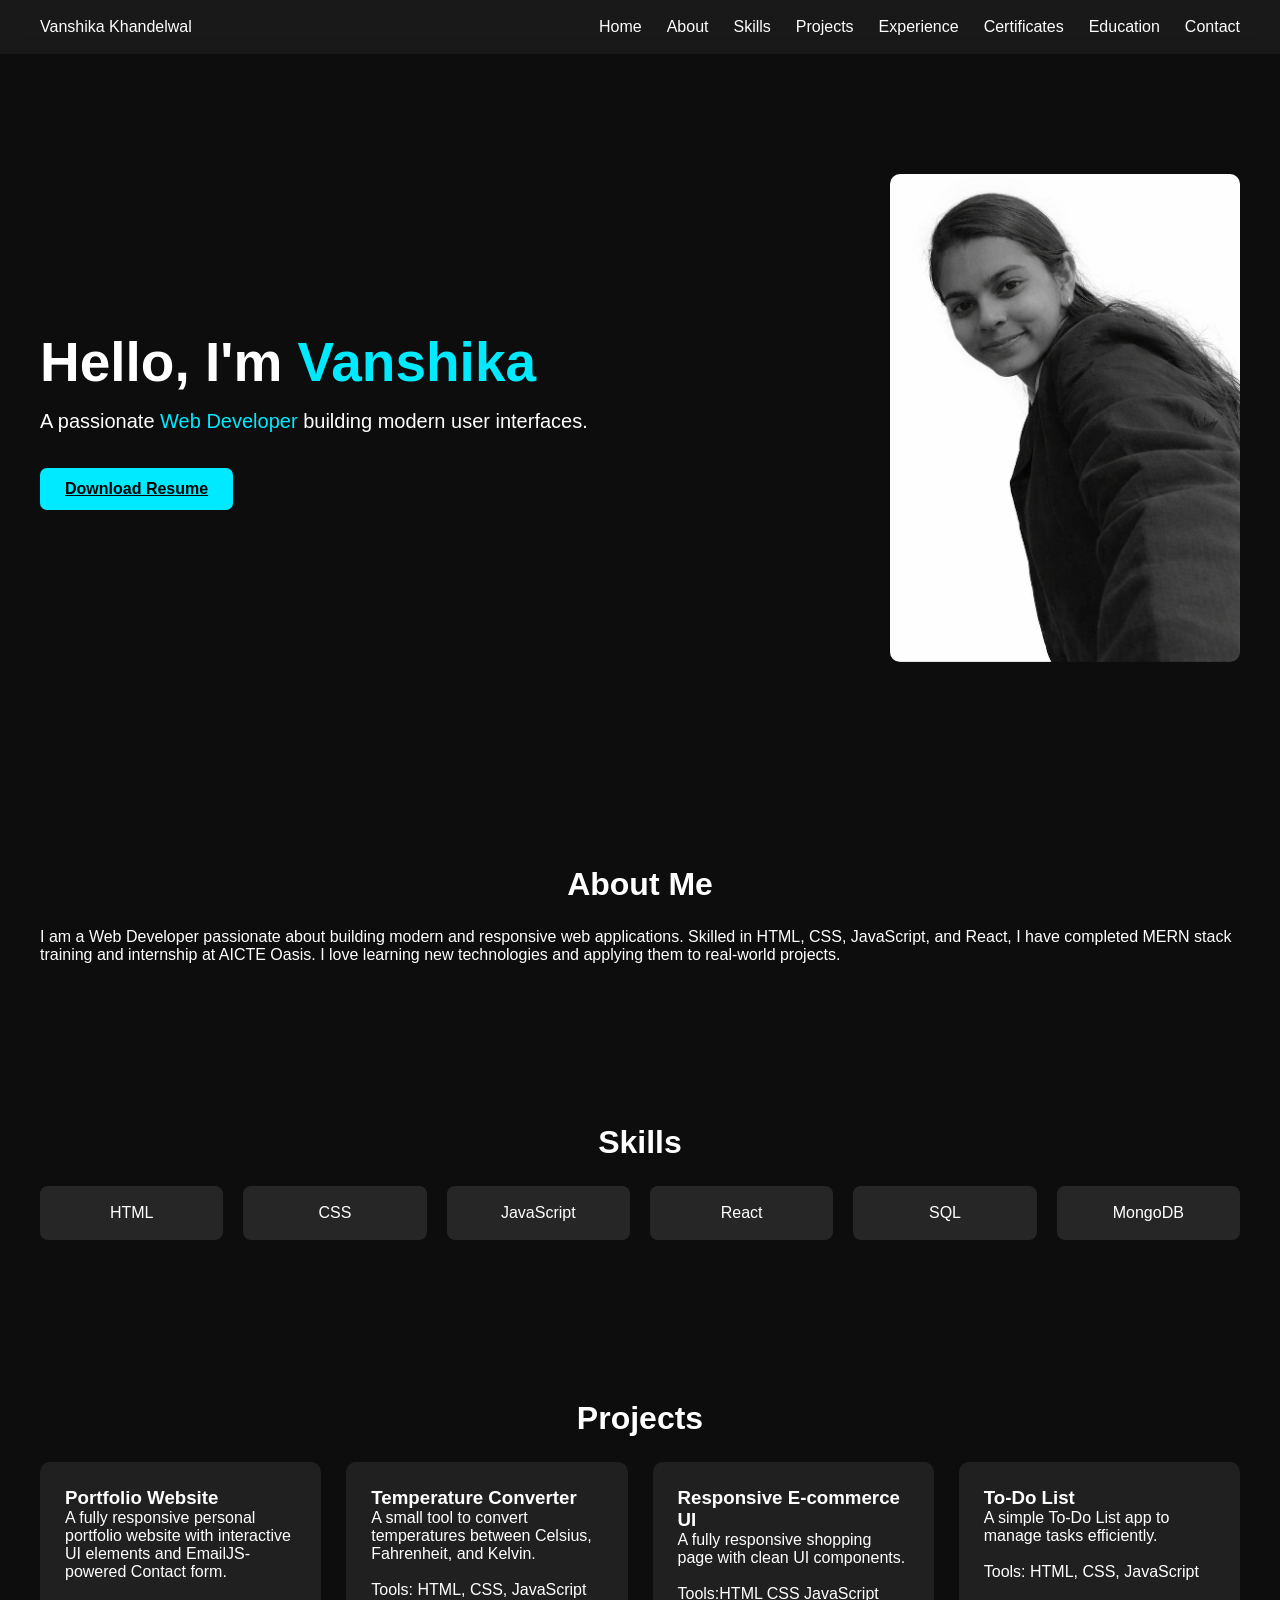
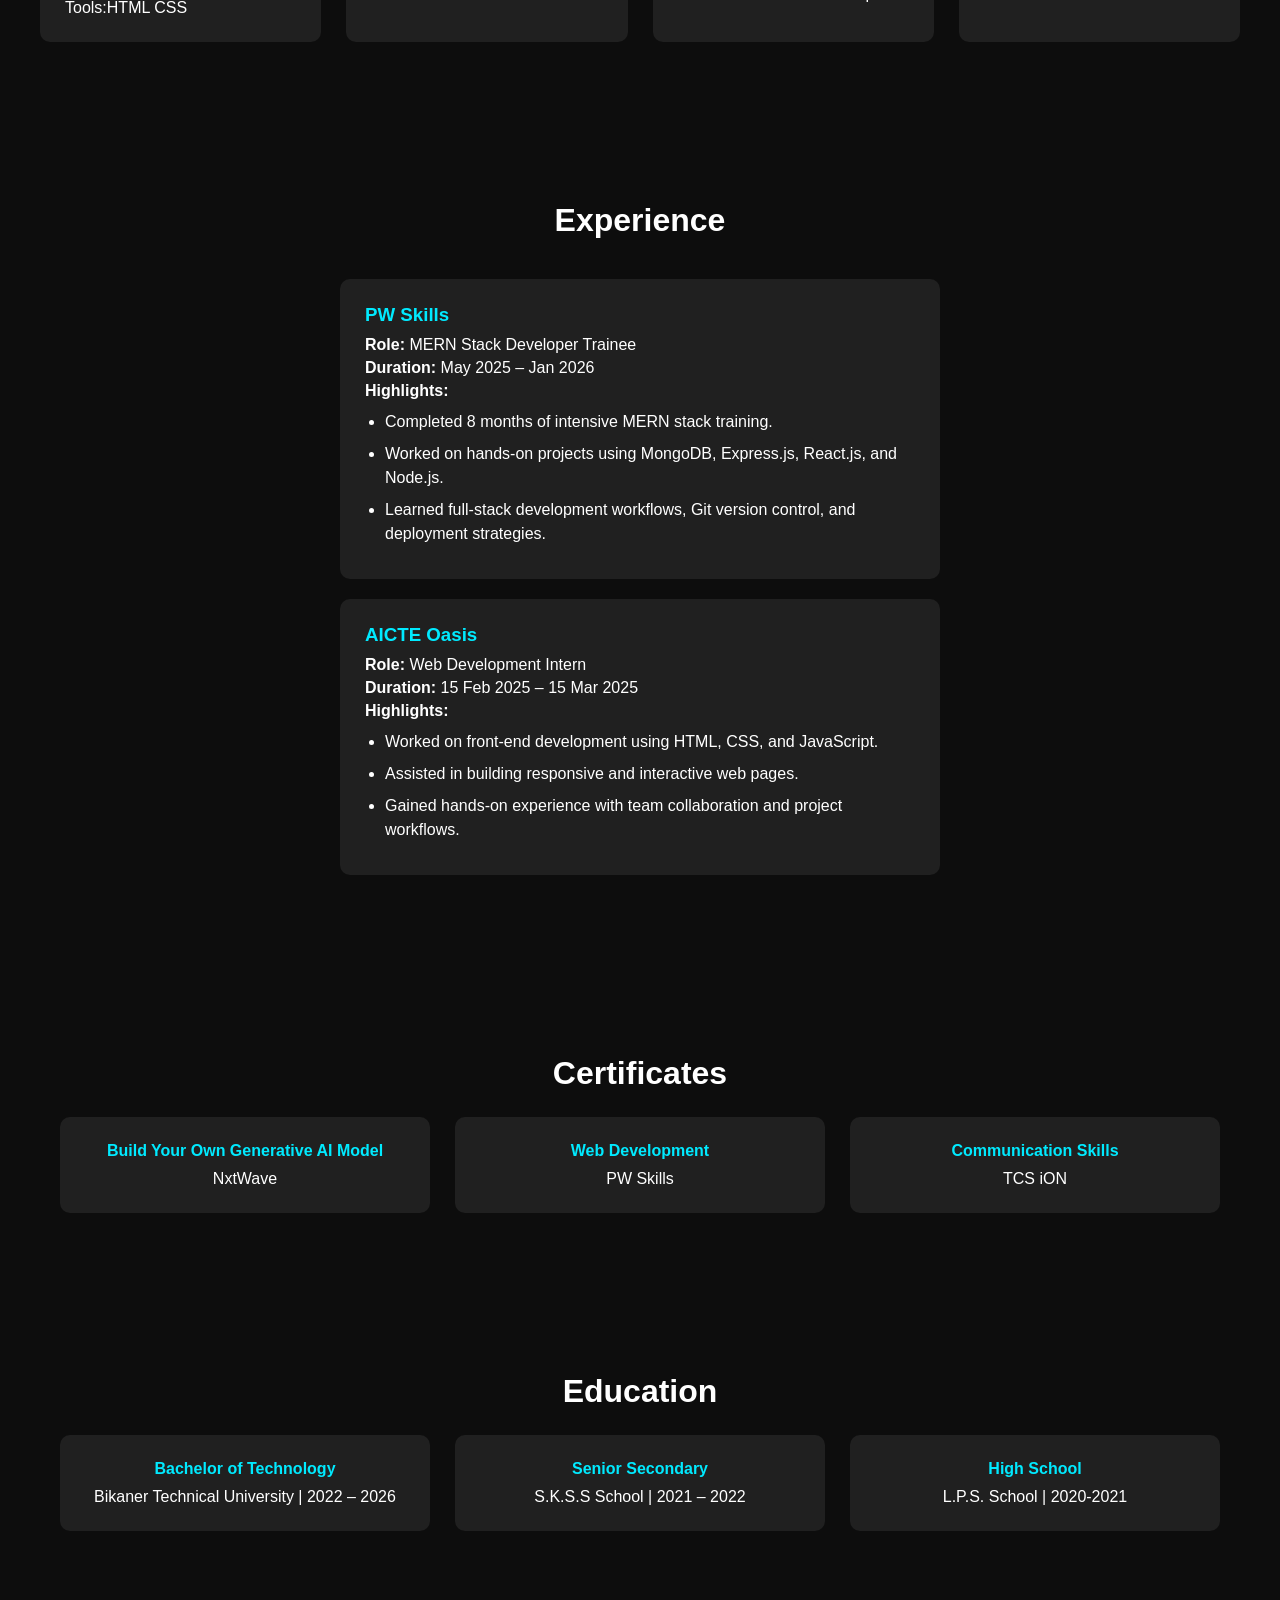
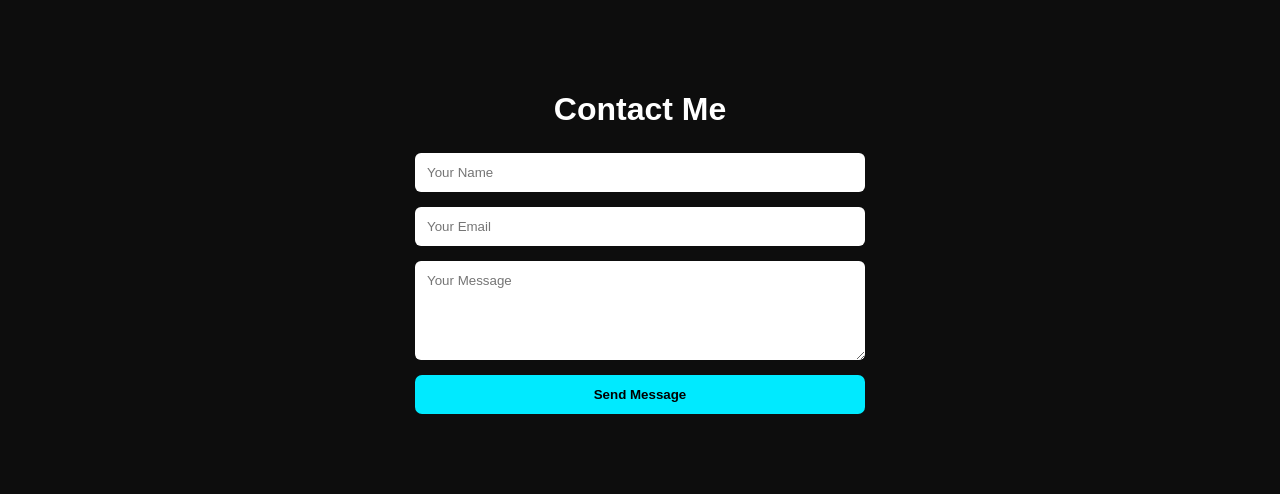
<file: Task-1 Portfolio Website/index.html>
<!DOCTYPE html>
<html lang="en">
<head>
    <meta charset="UTF-8">
    <meta name="viewport" content="width=device-width, initial-scale=1.0">
    <title>Your Portfolio</title>
    <link rel="stylesheet" href="style.css">

   
</head>

<body>

    <!-- NAVBAR -->
    <nav class="navbar">
        <div class="logo">Vanshika Khandelwal</div>
        <ul class="nav-links">
            <li><a href="#hero">Home</a></li>
            <li><a href="#about">About</a></li>
            <li><a href="#skills">Skills</a></li>
            <li><a href="#projects">Projects</a></li>
            <li><a href="#experience">Experience</a></li>
            <li><a href="#certs">Certificates</a></li>
            <li><a href="#education">Education</a></li>
            <li><a href="#contact">Contact</a></li>
        </ul>
    </nav>

    <!-- HERO SECTION -->
    <section id="hero" class="hero-section ">
        <div class="hero-text">
            <h1>Hello, I'm <span>Vanshika</span></h1>
            <p>A passionate <span class="role">Web Developer</span> building modern user interfaces.</p>

            <a href="resume vanshika (2).pdf"download class="btn resume-btn">
                Download Resume
            </a>
        </div>

        <div class="hero-img">
            <img src="vk.png" alt="profile">
        </div>
    </section>

    <!-- ABOUT -->
    <section id="about" class="about-section ">
        <h2>About Me</h2>
        <p>
           <p>
  I am a Web Developer passionate about building modern and responsive web applications.
        Skilled in HTML, CSS, JavaScript, and React, I have completed MERN stack training and internship at AICTE Oasis.
        I love learning new technologies and applying them to real-world projects.
    </p>
</p>
        </p>
    </section>

    <!-- SKILLS -->
    <section id="skills" class="skills-section ">
        <h2>Skills</h2>
        <div class="skills-grid">
            <div class="skill-card">HTML</div>
            <div class="skill-card">CSS</div>
            <div class="skill-card">JavaScript</div>
            <div class="skill-card">React</div>
            <div class="skill-card">SQL</div>
            <div class="skill-card">MongoDB</div>
        </div>
    </section>


   

    <!-- PROJECTS -->
    <section id="projects" class="projects-section ">
        <h2>Projects</h2>
        <div class="projects-grid">

             <div class="project-card">
                <h3>Portfolio Website</h3>
                <p>A fully responsive personal portfolio website with interactive UI elements and EmailJS-powered Contact form.</p>
                <br/>
                <p>Tools:HTML CSS </p>
            </div>

            <div class="project-card">
    <h3>Temperature Converter</h3>
    <p>A small tool to convert temperatures between Celsius, Fahrenheit, and Kelvin.</p>
    <br/>
    <p>Tools: HTML, CSS, JavaScript</p>
</div>

            <div class="project-card">
                <h3>Responsive E-commerce UI</h3>
                <p>A fully responsive shopping page with clean UI components.</p>
                <br/>
                <p>Tools:HTML CSS JavaScript</p>
            </div>

           <div class="project-card">
    <h3>To-Do List</h3>
    <p>A simple To-Do List app to manage tasks efficiently.</p>
    <br/>
    <p>Tools: HTML, CSS, JavaScript</p>
</div>
        </div>
    </section>


    <!-- EXPERIENCE -->
<section id="experience" class="experience-section">
    <h2>Experience</h2>

    <div class="experience-card">
        <h3>PW Skills</h3>
        <p><strong>Role:</strong> MERN Stack Developer Trainee</p>
        <p><strong>Duration:</strong> May 2025 – Jan 2026</p>
        <p><strong>Highlights:</strong></p>
        <ul>
            <li>Completed 8 months of intensive MERN stack training.</li>
            <li>Worked on hands-on projects using MongoDB, Express.js, React.js, and Node.js.</li>
            <li>Learned full-stack development workflows, Git version control, and deployment strategies.</li>
        </ul>
    </div>
    <div class="experience-card">
    <h3>AICTE Oasis</h3>
    <p><strong>Role:</strong> Web Development Intern</p>
    <p><strong>Duration:</strong> 15 Feb 2025 – 15 Mar 2025</p>
    <p><strong>Highlights:</strong></p>
    <ul>
        <li>Worked on front-end development using HTML, CSS, and JavaScript.</li>
        <li>Assisted in building responsive and interactive web pages.</li>
        <li>Gained hands-on experience with team collaboration and project workflows.</li>
    </ul>
</div>
</section>

    <!-- CERTIFICATES -->
   <section id="certs" class="certs-section">
    <h2>Certificates</h2>
    <div class="certs-grid">
        <div class="cert-card">
            <h4>Build Your Own Generative AI Model</h4>
            <p>NxtWave</p>
        </div>

        <div class="cert-card">
            <h4>Web Development</h4>
            <p>PW Skills</p>
        </div>

        <div class="cert-card">
            <h4>Communication Skills</h4>
            <p>TCS iON</p>
        </div>
    </div>
</section>

    <!-- EDUCATION -->
    <section id="education" class="education-section">
    <h2>Education</h2>
    <div class="edu-grid">
        <div class="edu-card">
            <h4>Bachelor of Technology</h4>
            <p>Bikaner Technical University | 2022 – 2026</p>
        </div>

        <!-- Agar aap aur entries add karna chaho -->
        <div class="edu-card">
            <h4>Senior Secondary</h4>
            <p>S.K.S.S School | 2021 – 2022</p>
        </div>

        <div class="edu-card">
            <h4>High School</h4>
            <p>L.P.S. School |  2020-2021</p>
        </div>
    </div>
</section>

    <!-- CONTACT -->
    <section id="contact" class="contact-section reveal">
        <h2>Contact Me</h2>

        <form id="contactForm">
            <input type="text" id="name" placeholder="Your Name" required>
            <input type="email" id="email" placeholder="Your Email" required>
            <textarea id="message" rows="5" placeholder="Your Message" required></textarea>

            <button type="submit" class="btn send-btn">Send Message</button>
        </form>

        <p id="status"></p>
    </section>

   
</body>
</html>
</file>
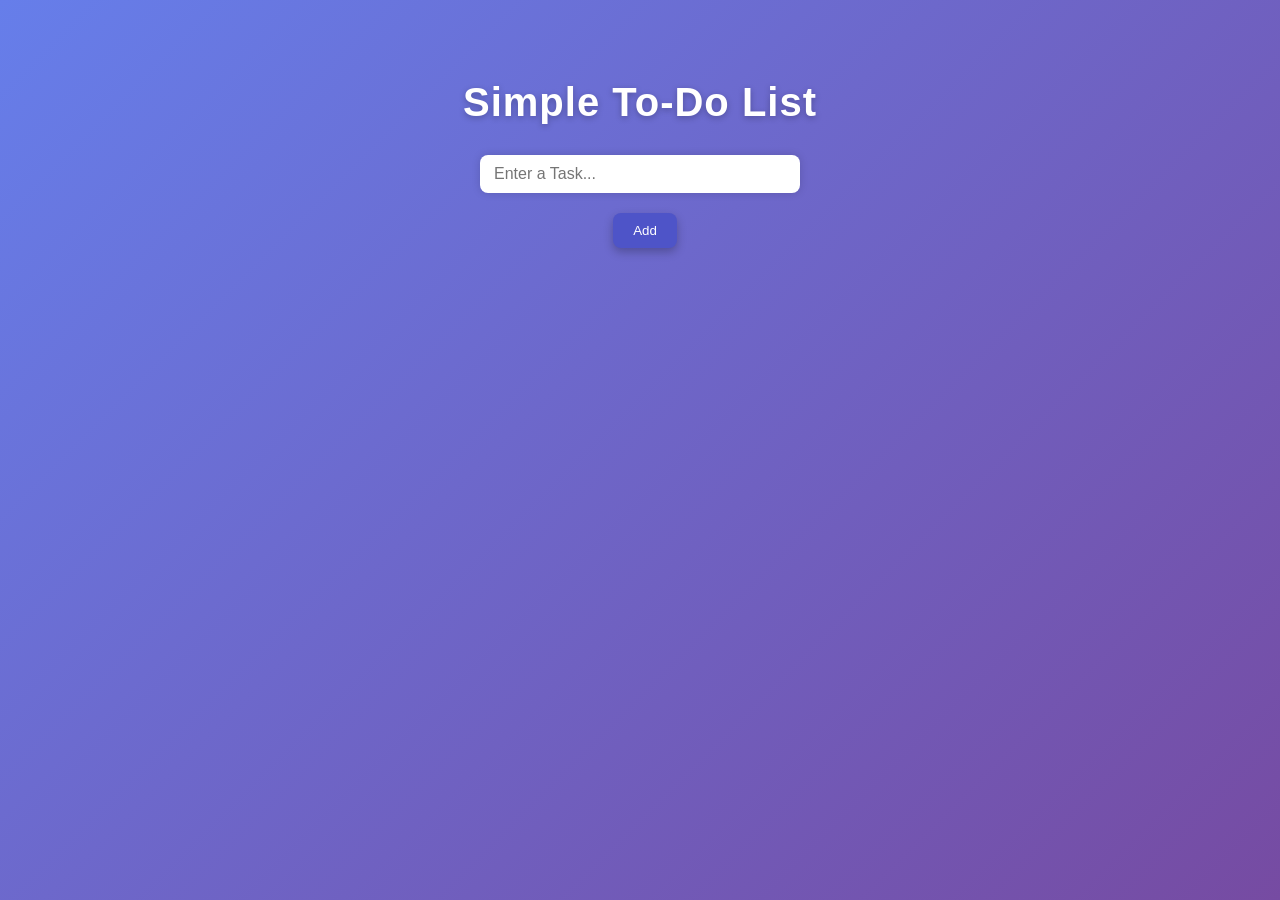
<file: Task-2 To-Do List App/index.html>
<!DOCTYPE html>
<html lang="en">
<head>
    <meta charset="UTF-8">
    <meta name="viewport" content="width=device-width, initial-scale=1.0">
    <title>To-Do List App</title>
    <link rel="stylesheet" href="style.css">
</head>
<body>
    <h1>Simple To-Do List</h1>
    <input type="text" id="todo-input" placeholder="Enter a Task...">
    <button id="add-btn">Add</button>
    <ul id="todo-list"></ul>
    <script src="script.js"></script>
</body>
</html>
</file>
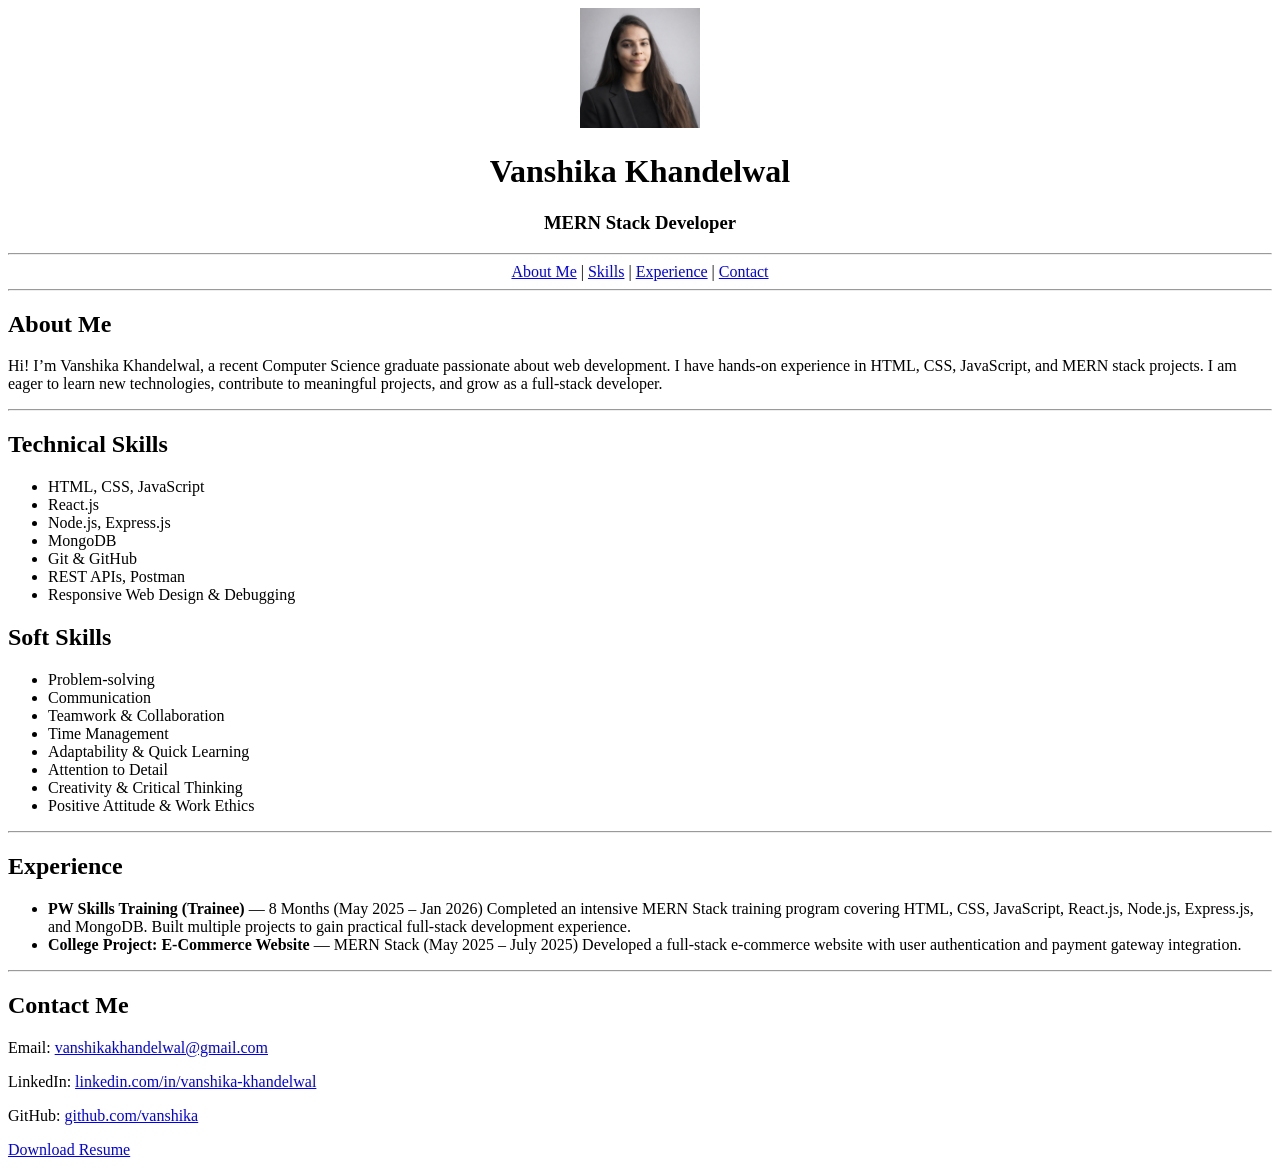
<file: Task-3 Resume Website Project/index.html>
<!DOCTYPE html>
<html lang="en">
<head>
    <meta charset="UTF-8">
    <meta name="viewport" content="width=device-width, initial-scale=1.0">
    <title>Vanshika Khandelwal - Resume</title>
</head>
<body>

    <!-- Header -->
    <center>
        <img src="vk.jpg" alt="Portrait of Vanshika Khandelwal" height="120" width="120">
        <h1>Vanshika Khandelwal</h1>
        <h3>MERN Stack Developer</h3>
    </center>

    <hr>

    <!-- Navigation -->
    <center>
        <a href="#about">About Me</a> | 
        <a href="#skills">Skills</a> | 
        <a href="#experience">Experience</a> | 
        <a href="#contact">Contact</a>
    </center>

    <hr>

    <!-- About Section -->
    <section id="about">
        <h2>About Me</h2>
        <p>
            Hi! I’m Vanshika Khandelwal, a recent Computer Science graduate passionate about web development. 
            I have hands-on experience in HTML, CSS, JavaScript, and MERN stack projects. 
            I am eager to learn new technologies, contribute to meaningful projects, and grow as a full-stack developer.
        </p>
    </section>

    <hr>

    <!-- Skills Section -->
    <section id="skills">
        <h2>Technical Skills</h2>
        <ul>
            <li>HTML, CSS, JavaScript</li>
            <li>React.js</li>
            <li>Node.js, Express.js</li>
            <li>MongoDB</li>
            <li>Git & GitHub</li>
            <li>REST APIs, Postman</li>
            <li>Responsive Web Design & Debugging</li>
        </ul>

        <h2>Soft Skills</h2>
        <ul>
            <li>Problem-solving</li>
            <li>Communication</li>
            <li>Teamwork & Collaboration</li>
            <li>Time Management</li>
            <li>Adaptability & Quick Learning</li>
            <li>Attention to Detail</li>
            <li>Creativity & Critical Thinking</li>
            <li>Positive Attitude & Work Ethics</li>
        </ul>
    </section>

    <hr>

    <!-- Experience Section -->
    <section id="experience">
        <h2>Experience</h2>
        <ul>
            <li>
                <strong>PW Skills Training (Trainee)</strong> — 8 Months (May 2025 – Jan 2026)  
                Completed an intensive MERN Stack training program covering HTML, CSS, JavaScript, React.js, Node.js, Express.js, and MongoDB.  
                Built multiple projects to gain practical full-stack development experience.
            </li>
            <li>
                <strong>College Project: E-Commerce Website</strong> — MERN Stack (May 2025 – July 2025)  
                Developed a full-stack e-commerce website with user authentication and payment gateway integration.
            </li>
        </ul>
    </section>

    <hr>

    <!-- Contact Section -->
    <section id="contact">
        <h2>Contact Me</h2>
        <p>Email: <a href="mailto:vanshikakhandelwal102@gmail.com">vanshikakhandelwal@gmail.com</a></p>
        <p>LinkedIn: <a href="https://www.linkedin.com/in/vanshika-khandelwal27">linkedin.com/in/vanshika-khandelwal</a></p>
        <p>GitHub: <a href="https://github.com/vanshika2723">github.com/vanshika</a></p>
        <p><a href="resume vanshika (2).pdf" download>Download Resume</a></p>
    </section>

</body>
</html>
</file>
<file: Task-1 Portfolio Website/style.css>
*{
    margin: 0;
    padding: 0;
    box-sizing: border-box;
    font-family: "Poppins", sans-serif;
}

body {
    background: #0d0d0d;
    color: white;
}

/* NAVBAR */
.navbar {
    display: flex;
    justify-content: space-between;
    align-items: center;
    padding: 18px 40px;
    background: rgba(255, 255, 255, 0.05);
    backdrop-filter: blur(10px);
    position: sticky;
    top: 0;
    z-index: 10;
}

.nav-links {
    display: flex;
    gap: 25px;
    list-style: none;
}

.nav-links a {
    color: white;
    text-decoration: none;
    font-size: 16px;
}

.nav-links a:hover {
    color: #00eaff;
}

/* HERO */
.hero-section {
    display: flex;
    justify-content: space-between;
    align-items: center;
    padding: 120px 40px;
    gap: 40px;
}

.hero-text h1 {
    font-size: 55px;
    line-height: 1.2;
}

.hero-text span {
    color: #00eaff;
}

.hero-text p {
    margin-top: 15px;
    font-size: 20px;
}

.resume-btn {
    margin-top: 35px;
    display: inline-block;
}

.hero-img img {
    width: 350px;
    border-radius: 10px;
    animation: float 3s infinite ease-in-out;
}

/* ANIMATION */
@keyframes float {
    0% {transform: translateY(0);}
    50% {transform: translateY(-18px);}
    100% {transform: translateY(0);}
}

/* BUTTON */
.btn {
    background: #00eaff;
    padding: 12px 25px;
    border-radius: 7px;
    color: #000;
    font-weight: bold;
    border: none;
    cursor: pointer;
    transition: 0.3s;
}

.btn:hover {
    background: #00cce0;
}

/* SECTIONS */
section {
    padding: 80px 40px;
}

h2 {
    text-align: center;
    font-size: 32px;
    margin-bottom: 25px;
}

/* SKILLS */
.skills-grid {
    display: grid;
    grid-template-columns: repeat(auto-fit, minmax(140px, 1fr));
    gap: 20px;
}

.skill-card {
    background: rgba(255, 255, 255, 0.1);
    padding: 18px;
    text-align: center;
    border-radius: 8px;
    transition: 0.3s;
}

.skill-card:hover {
    background: #00eaff;
    color: #000;
    transform: translateY(-5px);
}

/* PROJECTS */
.projects-grid {
    display: grid;
    grid-template-columns: repeat(auto-fit, minmax(280px, 1fr));
    gap: 25px;
}

.project-card {
    background: rgba(255, 255, 255, 0.08);
    padding: 25px;
    border-radius: 10px;
    transition: 0.3s;
}

.project-card:hover {
    transform: scale(1.04);
    background: rgba(0, 234, 255, 0.2);
}
/* EXPERIENCE SECTION */
.experience-section {
    padding: 80px 40px;
    background: #0d0d0d; /* same dark background as body */
}

.experience-section h2 {
    color: white;
    font-size: 32px;
    margin-bottom: 40px;
}

.experience-card {
    background: rgba(255, 255, 255, 0.08); /* similar to project cards */
    padding: 25px;
    border-radius: 10px;
    margin: 20px auto;
    max-width: 600px;
    text-align: left;
    transition: transform 0.3s; 
    background :0.3s;
}

.experience-card:hover {
    transform: scale(1.03);
    background: rgba(0, 234, 255, 0.2); /* same hover effect as project-card */
}

.experience-card h3 {
    color: #00eaff; /* highlight color */
    margin-bottom: 10px;
}

.experience-card p {
    color: white;
    margin: 5px 0;
}

.experience-card ul {
    list-style-type: disc;
    padding-left: 20px;
    margin-top: 10px;
}

.experience-card ul li {
    color: white;
    margin-bottom: 8px;
    line-height: 1.5;
}

/* RESPONSIVE FIXES FOR EXPERIENCE CARDS */
@media(max-width: 768px){
    .experience-card {
        max-width: 100%;
        padding: 20px;
    }

    .experience-section h2 {
        font-size: 26px;
    }
}

@media(max-width: 480px){
    .experience-section h2 {
        font-size: 24px;
    }

    .experience-card {
        padding: 15px;
    }
}
/* CERTIFICATES */
/* Certificates Grid */
.certs-grid {
    display: grid;
    grid-template-columns: repeat(auto-fit, minmax(250px, 1fr));
    gap: 25px;
    padding: 0 20px;
}

/* Individual Certificate Card */
.cert-card {
    background: rgba(255, 255, 255, 0.08);
    padding: 25px;
    border-radius: 10px;
    text-align: center;
    transition: transform 0.3s;
    background :0.3s;
}

.cert-card h4 {
    color: #00eaff;
    margin-bottom: 10px;
}

.cert-card p {
    color: white;
    font-size: 16px;
}

/* Hover Effect */
.cert-card:hover {
    transform: scale(1.03);
    background: rgba(0, 234, 255, 0.2);
}

/* Responsive */
@media(max-width: 768px){
    .certs-grid {
        grid-template-columns: 1fr;
        gap: 20px;
    }
}
/* EDUCATION */
/* Education Grid */
.edu-grid {
    display: grid;
    grid-template-columns: repeat(auto-fit, minmax(250px, 1fr));
    gap: 25px;
    padding: 0 20px;
}

/* Individual Education Card */
.edu-card {
    background: rgba(255, 255, 255, 0.08);
    padding: 25px;
    border-radius: 10px;
    text-align: center;
    transition: transform 0.3s;
background :0.3s;
}

.edu-card h4 {
    color: #00eaff;
    margin-bottom: 10px;
}

.edu-card p {
    color: white;
    font-size: 16px;
}

/* Hover Effect */
.edu-card:hover {
    transform: scale(1.03);
    background: rgba(0, 234, 255, 0.2);
}

/* Responsive */
@media(max-width: 768px){
    .edu-grid {
        grid-template-columns: 1fr;
        gap: 20px;
    }
}
/* CONTACT */
#contactForm {
    max-width: 450px;
    margin: auto;
    display: flex;
    flex-direction: column;
    gap: 15px;
}

#contactForm input,
#contactForm textarea {
    padding: 12px;
    border-radius: 6px;
    border: none;
}



/* ========================================= */
/*        FULLY FIXED MOBILE RESPONSIVE      */
/* ========================================= */

@media(max-width: 768px){

    /* NAVBAR FIX */
    .navbar {
        padding: 15px 20px;
        flex-direction: column;
        gap: 12px;
    }

    .nav-links {
        flex-wrap: wrap;
        justify-content: center;
        gap: 15px;
    }

    /* HERO FIX */
    .hero-section {
        flex-direction: column;
        text-align: center;
        padding: 60px 20px;
    }

    .hero-text h1 {
        font-size: 36px;
    }

    .hero-text p {
        font-size: 16px;
    }

    .hero-img img {
        width: 230px;
    }

    /* SECTIONS */
    section {
        padding: 60px 20px;
    }

    h2 {
        font-size: 26px;
    }

    /* SKILLS GRID FIX */
    .skills-grid {
        grid-template-columns: repeat(auto-fit, minmax(120px, 1fr));
        gap: 15px;
    }

    /* PROJECTS GRID FIX */
    .projects-grid {
        grid-template-columns: 1fr;
        gap: 20px;
    }

    /* INPUTS FIX */
    #contactForm input,
    #contactForm textarea {
        font-size: 14px;
    }

    .btn {
        padding: 10px 20px;
        font-size: 14px;
    }
}

/* SMALL MOBILES (≤480px) */
@media(max-width: 480px){

    .hero-text h1 {
        font-size: 30px;
    }

    .hero-text p {
        font-size: 15px;
    }

    .navbar .logo {
        font-size: 18px;
    }

    .nav-links a {
        font-size: 14px;
    }

    .hero-img img {
        width: 180px;
    }
}
</file>
<file: Task-2 To-Do List App/style.css>
/* General Reset */
* {
  margin: 0;
  padding: 0;
  box-sizing: border-box;
  font-family: "Poppins", sans-serif;
}

body {
  background: linear-gradient(135deg, #667eea, #764ba2);
  min-height: 100vh;
  display: flex;
  flex-direction: column;
  align-items: center;
  justify-content: start;
  padding-top: 80px;
  color: #333;
}

/* Title and Subtitle */
h1 {
  font-size: 2.5rem;
  color: #fff;
  margin-bottom: 10px;
  letter-spacing: 1px;
  text-shadow: 0 2px 6px rgba(0, 0, 0, 0.25);
}

p {
  color: #e0e0e0;
  margin-bottom: 25px;
  font-size: 1rem;
}

/* Input & Button Container */
#todo-input {
  width: 320px;
  padding: 10px 14px;
  margin: 20px 0;
  border-radius: 8px;
  border: none;
  outline: none;
  font-size: 1rem;
  transition: all 0.3s ease;
  box-shadow: 0 0 8px rgba(0, 0, 0, 0.15);
}

#todo-input:focus {
  box-shadow: 0 0 10px rgba(255, 255, 255, 0.7);
  transform: scale(1.02);
}

/* Add Button */
#add-btn {
  margin-left: 10px;
  padding: 10px 20px;
  background: #4e54c8;
  color: #fff;
  border: none;
  border-radius: 8px;
  cursor: pointer;
  font-weight: 500;
  transition: all 0.3s ease;
  box-shadow: 0 4px 10px rgba(0, 0, 0, 0.25);
}

#add-btn:hover {
  background: #8f94fb;
  transform: translateY(-2px);
  box-shadow: 0 6px 14px rgba(0, 0, 0, 0.3);
}

/* Todo List Container */
#todo-list {
  list-style: none;
  margin-top: 30px;
  padding: 0;
  width: 360px;
  background: rgba(255, 255, 255, 0.15);
  border-radius: 16px;
  backdrop-filter: blur(12px);
  box-shadow: 0 8px 25px rgba(0, 0, 0, 0.2);
  overflow: hidden;
}

/* Each Todo Item */
#todo-list li {
  display: flex;
  align-items: center;
  justify-content: space-between;
  padding: 12px 16px;
  color: #fff;
  border-bottom: 1px solid rgba(255, 255, 255, 0.1);
  transition: background 0.3s ease;
}

#todo-list li:hover {
  background: rgba(255, 255, 255, 0.1);
}

/* Checkbox styling */
#todo-list input[type="checkbox"] {
  accent-color: #50fa7b;
  transform: scale(1.3);
  margin-right: 10px;
}

/* Todo Text */
#todo-list span {
  flex: 1;
  cursor: pointer;
  font-size: 1rem;
  transition: color 0.3s ease;
}

#todo-list span:hover {
  color: #a3ffea;
}

/* Delete Button */
#todo-list button {
  background: #ff4b5c;
  color: #fff;
  border: none;
  border-radius: 6px;
  padding: 6px 12px;
  cursor: pointer;
  font-size: 0.9rem;
  transition: all 0.3s ease;
}

#todo-list button:hover {
  background: #ff6b81;
  transform: scale(1.05);
}

/* Completed Todo Animation */
#todo-list li input[type="checkbox"]:checked + span {
  text-decoration: line-through;
  color: #b0b0b0;
  transition: all 0.3s ease;.completed {
  text-decoration: line-through;
  color: gray;
}
.completed {
  text-decoration: line-through;
  color: #b0b0b0;
}


.checkmark {
  margin-right: 8px;
  color: green;
  font-weight: bold;
}
}

/* Smooth fade-in for new todos */
#todo-list li {
  animation: fadeIn 0.4s ease forwards;
}

@keyframes fadeIn {
  from {
    opacity: 0;
    transform: translateY(8px);
  }
  to {
    opacity: 1;
    transform: translateY(0);
  }
}

/* Responsive */
@media (max-width: 480px) {
  body {
    padding-top: 50px;
  }
  #todo-input {
    width: 200px;
  }
  #todo-list {
    width: 300px;
  }
}
</file>
